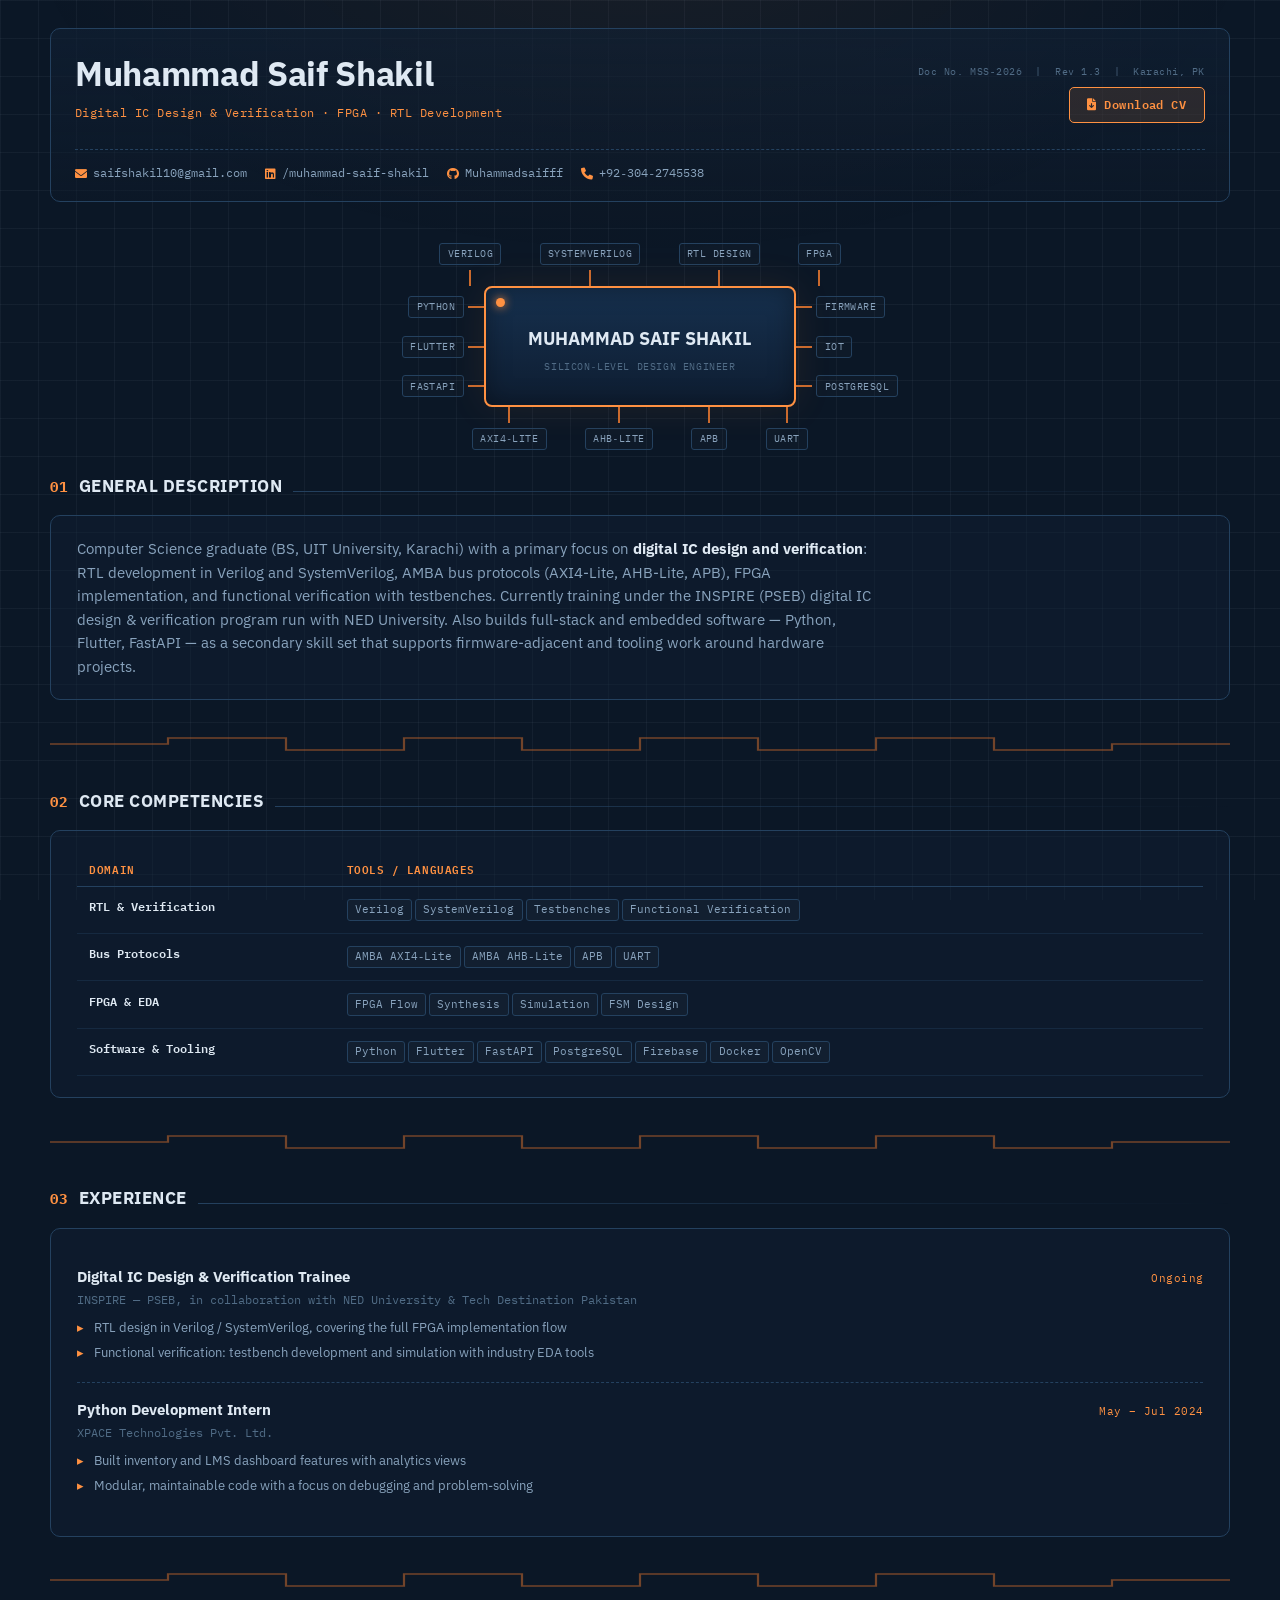
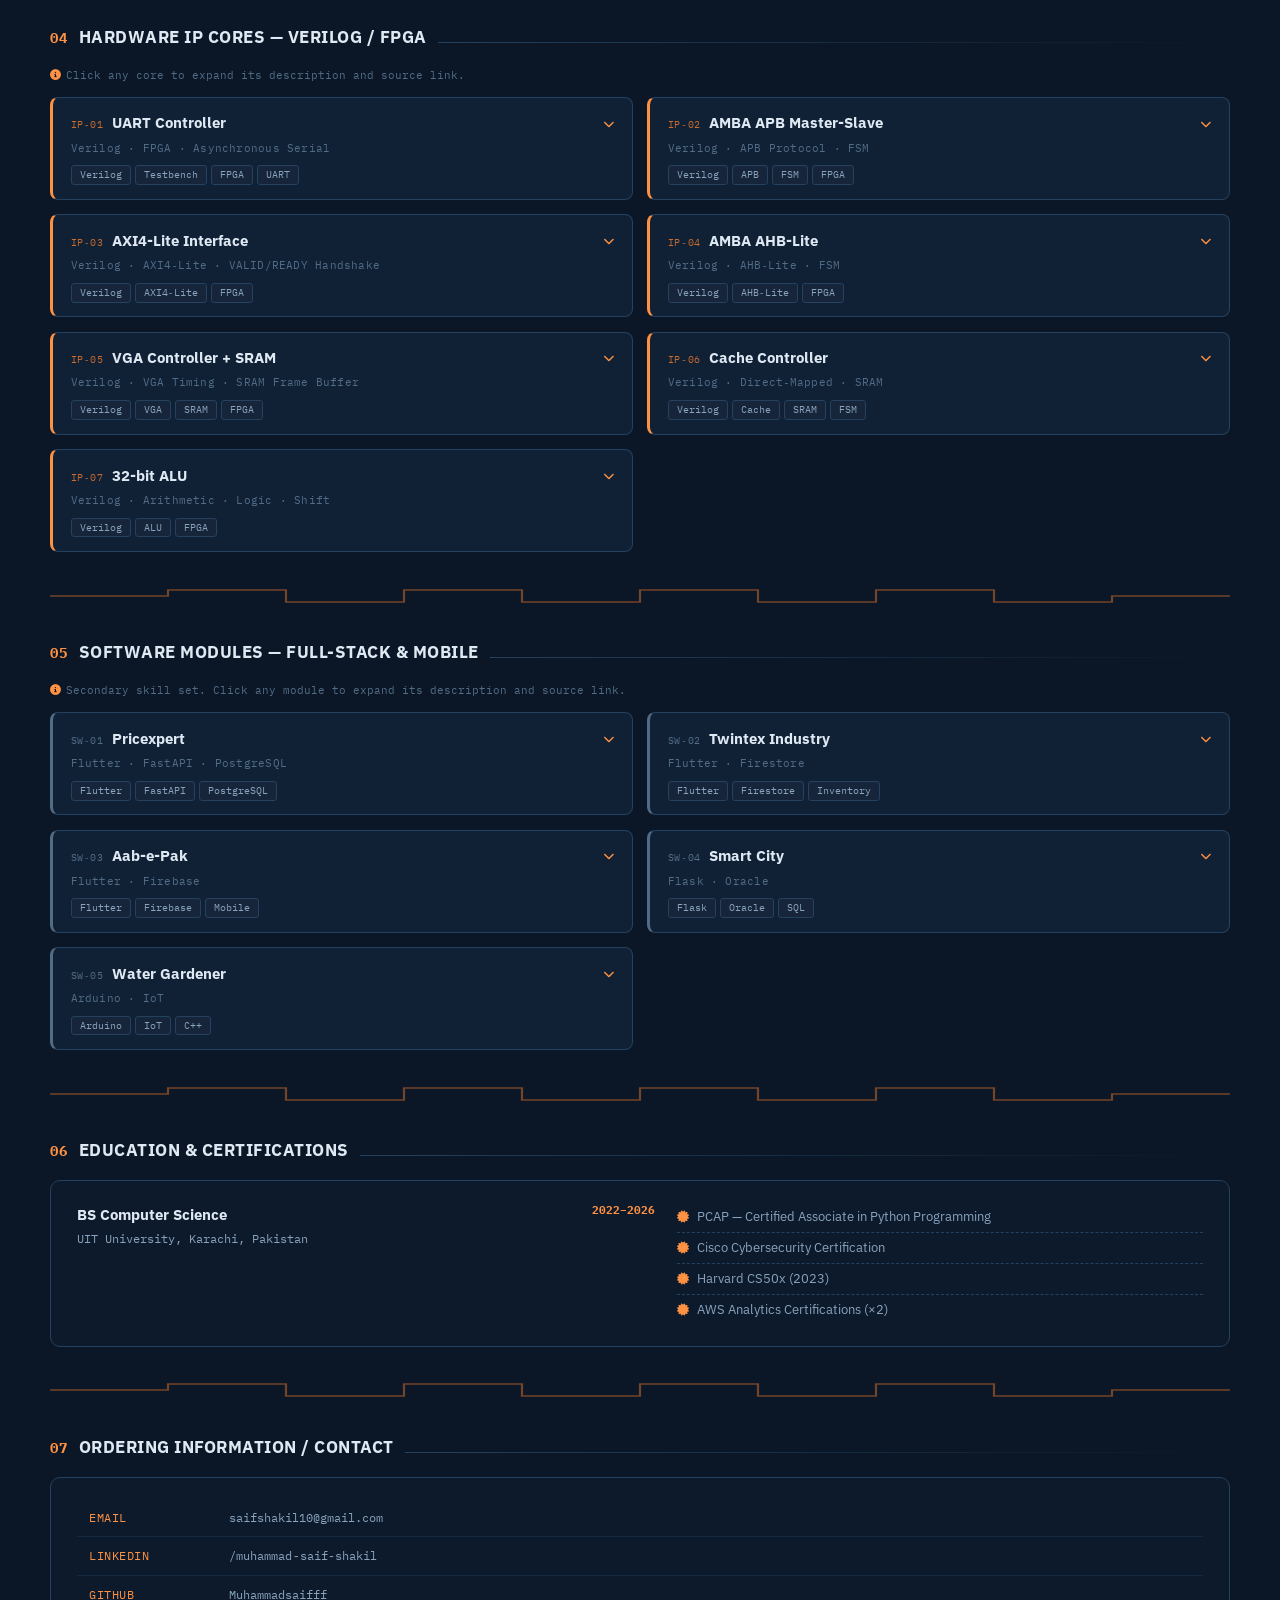
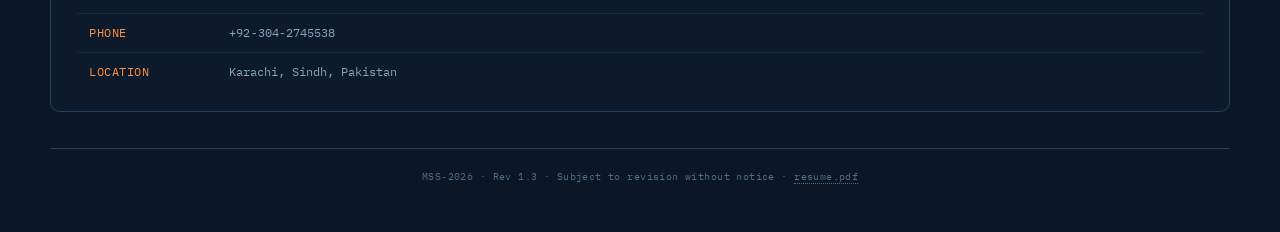
<file: index.html>
<!DOCTYPE html>
<html lang="en">
<head>
<meta charset="UTF-8">
<meta name="viewport" content="width=device-width, initial-scale=1.0">
<title>Muhammad Saif Shakil </title>
<link rel="stylesheet" href="https://cdnjs.cloudflare.com/ajax/libs/font-awesome/6.0.0-beta3/css/all.min.css">
<link rel="preconnect" href="https://fonts.googleapis.com">
<link href="https://fonts.googleapis.com/css2?family=IBM+Plex+Mono:wght@400;500;600;700&family=IBM+Plex+Sans:wght@400;500;600;700&display=swap" rel="stylesheet">
<style>
  :root{
    --bg:#0b1726;
    --bg-2:#0e1e30;
    --grid-line:rgba(184,207,230,0.055);
    --panel:#11213570;
    --panel-solid:#112135;
    --panel-border:#24415f;
    --ink:#dfe9f3;
    --ink-dim:#89a3bd;
    --ink-faint:#516c86;
    --accent:#ff9142;
    --accent-dim:#c96a2e;
    --accent-soft:rgba(255,145,66,0.12);
    --font-mono:'IBM Plex Mono',monospace;
    --font-sans:'IBM Plex Sans',sans-serif;
  }
  *{margin:0;padding:0;box-sizing:border-box;}
  html{scroll-behavior:smooth;}
  body{
    background:var(--bg);
    color:var(--ink);
    font-family:var(--font-sans);
    line-height:1.6;
    padding:1.75rem 1.25rem 3rem;
    position:relative;
    min-height:100vh;
  }
  body::before{
    content:'';
    position:fixed;inset:0;
    background-image:
      linear-gradient(var(--grid-line) 1px, transparent 1px),
      linear-gradient(90deg, var(--grid-line) 1px, transparent 1px);
    background-size:38px 38px;
    pointer-events:none;
    z-index:0;
  }
  body::after{
    content:'';
    position:fixed;inset:0;
    background:radial-gradient(ellipse 900px 500px at 50% -10%, rgba(255,145,66,0.06), transparent 70%);
    pointer-events:none;
    z-index:0;
  }
  a{color:inherit;}
  ::selection{background:var(--accent-soft);color:var(--ink);}
  ::-webkit-scrollbar{width:8px;background:var(--bg-2);}
  ::-webkit-scrollbar-thumb{background:var(--panel-border);border-radius:10px;}

  .container{max-width:1180px;margin:0 auto;position:relative;z-index:1;}

  /* ============ TITLE BLOCK ============ */
  .titleblock{
    border:1px solid var(--panel-border);
    border-radius:10px;
    background:linear-gradient(180deg, rgba(17,33,53,0.6), rgba(14,26,42,0.4));
    padding:1.1rem 1.5rem;
    display:flex;
    justify-content:space-between;
    align-items:flex-end;
    flex-wrap:wrap;
    gap:0.75rem;
  }
  .doc-meta{
    font-family:var(--font-mono);
    font-size:0.65rem;
    letter-spacing:0.06em;
    color:var(--ink-faint);
    text-transform:uppercase;
    margin-bottom:0.35rem;
  }
  .device-name{
    font-family:var(--font-sans);
    font-weight:700;
    font-size:2.1rem;
    letter-spacing:-0.01em;
    color:var(--ink);
  }
  .device-tag{
    font-family:var(--font-mono);
    font-size:0.78rem;
    color:var(--accent);
    letter-spacing:0.04em;
    margin-top:0.15rem;
  }
  .titleblock-right{
    display:flex;
    flex-direction:column;
    align-items:flex-end;
    gap:0.5rem;
  }
  .rev-tag{
    font-family:var(--font-mono);
    font-size:0.65rem;
    color:var(--ink-faint);
    letter-spacing:0.05em;
    text-align:right;
  }
  .download-btn{
    background:var(--accent-soft);
    border:1px solid var(--accent);
    color:var(--accent);
    padding:0.45rem 1.1rem;
    border-radius:5px;
    font-family:var(--font-mono);
    font-size:0.75rem;
    font-weight:600;
    letter-spacing:0.04em;
    text-decoration:none;
    display:inline-flex;
    align-items:center;
    gap:0.45rem;
    transition:0.2s;
  }
  .download-btn:hover{background:var(--accent);color:#0b1726;}

  .contact-strip{
    display:flex;flex-wrap:wrap;gap:1.1rem;
    margin-top:0.9rem;padding-top:0.9rem;
    border-top:1px dashed var(--panel-border);
    font-family:var(--font-mono);font-size:0.72rem;
  }
  .contact-strip a{
    color:var(--ink-dim);text-decoration:none;
    display:inline-flex;align-items:center;gap:0.4rem;
    transition:0.2s;
  }
  .contact-strip a:hover{color:var(--accent);}
  .contact-strip i{color:var(--accent);font-size:0.75rem;}

  /* ============ CHIP PINOUT HERO ============ */
  .chip-hero{max-width:780px;margin:2.6rem auto 1.4rem;padding:0 0.5rem;}
  .pins-row{display:flex;justify-content:center;gap:2.4rem;flex-wrap:wrap;}
  .pins-row.top{margin-bottom:0;}
  .pins-row.bottom{margin-top:0;}
  .pin{display:flex;flex-direction:column;align-items:center;gap:0.3rem;}
  .pin-label{
    font-family:var(--font-mono);font-size:0.6rem;letter-spacing:0.05em;
    color:var(--ink-dim);white-space:nowrap;
    border:1px solid var(--panel-border);border-radius:3px;
    padding:0.15rem 0.45rem;background:rgba(255,255,255,0.015);
  }
  .lead{background:var(--accent-dim);}
  .lead.vert{width:2px;height:16px;}
  .lead.horiz{width:16px;height:2px;}

  .chip-mid{display:flex;align-items:center;justify-content:center;gap:0;}
  .pins-col{display:flex;flex-direction:column;justify-content:space-evenly;gap:1.1rem;min-width:120px;}
  .pins-col.left{align-items:flex-end;}
  .pins-col.right{align-items:flex-start;}
  .pins-col .pin{flex-direction:row;}

  .chip-package{
    background:linear-gradient(180deg,#16304e,#0e1d31);
    border:2px solid var(--accent);
    border-radius:8px;
    padding:1.9rem 2.6rem;
    text-align:center;
    position:relative;
    min-width:230px;
    box-shadow:0 0 40px rgba(255,145,66,0.09), inset 0 0 24px rgba(0,0,0,0.35);
  }
  .chip-package::before{
    content:'';position:absolute;top:10px;left:10px;
    width:9px;height:9px;border-radius:50%;
    background:var(--accent);box-shadow:0 0 10px var(--accent);
  }
  .chip-partno{font-family:var(--font-mono);font-size:0.72rem;color:var(--accent);letter-spacing:0.08em;}
  .chip-devname{font-family:var(--font-sans);font-weight:700;font-size:1.15rem;color:var(--ink);margin-top:0.35rem;}
  .chip-desc{font-family:var(--font-mono);font-size:0.62rem;color:var(--ink-faint);letter-spacing:0.06em;text-transform:uppercase;margin-top:0.35rem;}

  @media (max-width:680px){
    .chip-mid{flex-direction:column;gap:1rem;}
    .pins-col{flex-direction:row;flex-wrap:wrap;justify-content:center;gap:0.6rem 1rem;order:3;}
    .pins-col.left{order:2;}
    .pins-col.right{order:4;}
    .chip-package{order:1;}
    .lead.horiz{display:none;}
    .pins-row{gap:0.8rem 1.2rem;}
  }

  /* ============ SIGNAL DIVIDER ============ */
  .signal-divider{display:block;width:100%;height:20px;margin:2.1rem 0;opacity:0.55;}
  .signal-divider path{fill:none;stroke:var(--accent-dim);stroke-width:1.5;}

  /* ============ SECTIONS ============ */
  section{margin-bottom:0.5rem;}
  .sec-head{
    display:flex;align-items:baseline;gap:0.7rem;
    margin-bottom:1rem;
  }
  .sec-num{
    font-family:var(--font-mono);color:var(--accent);
    font-size:0.85rem;font-weight:700;letter-spacing:0.05em;
  }
  .sec-title{
    font-family:var(--font-sans);font-weight:700;font-size:1.05rem;
    letter-spacing:0.03em;color:var(--ink);text-transform:uppercase;
  }
  .sec-line{flex:1;height:1px;background:linear-gradient(90deg,var(--panel-border),transparent);}

  .panel{
    background:var(--panel);
    border:1px solid var(--panel-border);
    border-radius:10px;
    padding:1.3rem 1.6rem;
  }

  .desc-text{font-size:0.92rem;color:var(--ink-dim);max-width:800px;}
  .desc-text strong{color:var(--ink);}

  /* ============ SPEC TABLE (skills) ============ */
  .spec-table{width:100%;border-collapse:collapse;font-family:var(--font-mono);font-size:0.78rem;}
  .spec-table th{
    text-align:left;color:var(--accent);font-weight:600;
    padding:0.5rem 0.8rem;border-bottom:1px solid var(--panel-border);
    letter-spacing:0.05em;font-size:0.68rem;text-transform:uppercase;
  }
  .spec-table td{
    padding:0.65rem 0.8rem;color:var(--ink-dim);
    border-bottom:1px solid rgba(36,65,95,0.4);
    vertical-align:top;
  }
  .spec-table tr:hover td{background:rgba(255,145,66,0.03);}
  .spec-table td.domain{color:var(--ink);font-weight:600;white-space:nowrap;}
  .spec-tag{
    display:inline-block;background:rgba(255,255,255,0.02);
    border:1px solid var(--panel-border);border-radius:3px;
    padding:0.08rem 0.45rem;margin:0.1rem 0.2rem 0.1rem 0;
    font-size:0.7rem;color:var(--ink-dim);
  }

  /* ============ EXPERIENCE ============ */
  .exp-item{padding:0.9rem 0;border-bottom:1px dashed var(--panel-border);}
  .exp-item:last-child{border-bottom:none;}
  .exp-top{display:flex;justify-content:space-between;flex-wrap:wrap;gap:0.4rem;align-items:baseline;}
  .exp-title{font-weight:700;color:var(--ink);font-size:0.95rem;}
  .exp-date{font-family:var(--font-mono);font-size:0.68rem;color:var(--accent);letter-spacing:0.04em;}
  .exp-company{font-family:var(--font-mono);font-size:0.75rem;color:var(--ink-faint);margin-top:0.1rem;}
  .exp-item ul{list-style:none;margin-top:0.5rem;font-size:0.82rem;color:var(--ink-dim);}
  .exp-item ul li{margin-bottom:0.25rem;padding-left:1.1rem;position:relative;}
  .exp-item ul li::before{content:'▸';position:absolute;left:0;color:var(--accent);}

  /* ============ IP CORE / PROJECT CARDS ============ */
  .ip-grid{display:grid;grid-template-columns:1fr 1fr;gap:0.9rem;}
  .ip-card{
    background:var(--panel-solid);
    border:1px solid var(--panel-border);
    border-left:3px solid var(--accent);
    border-radius:8px;
    padding:0.85rem 1.1rem;
    cursor:pointer;
    transition:0.2s;
  }
  .ip-card:hover{border-left-color:var(--ink);box-shadow:0 6px 18px rgba(0,0,0,0.35);}
  .ip-card:focus-visible{outline:2px solid var(--accent);outline-offset:2px;}
  .ip-card.sw-variant{border-left-color:var(--ink-faint);}
  .ip-card.sw-variant .ip-id{color:var(--ink-faint);}
  .ip-card.sw-variant:hover{border-left-color:var(--accent-dim);}
  .ip-top{display:flex;justify-content:space-between;align-items:baseline;gap:0.5rem;}
  .ip-id{font-family:var(--font-mono);font-size:0.62rem;color:var(--accent-dim);letter-spacing:0.06em;}
  .ip-name{font-weight:700;color:var(--ink);font-size:0.92rem;display:flex;align-items:center;gap:0.5rem;flex:1;}
  .ip-name i{color:var(--accent);font-size:0.7rem;transition:0.2s;margin-left:auto;}
  .ip-meta{font-family:var(--font-mono);font-size:0.66rem;color:var(--ink-faint);margin-top:0.3rem;letter-spacing:0.02em;}
  .ip-desc{
    font-size:0.8rem;color:var(--ink-dim);margin-top:0.6rem;
    padding-top:0.6rem;border-top:1px dashed var(--panel-border);
    display:none;
  }
  .ip-desc.show{display:block;}
  .ip-desc a{color:var(--accent);text-decoration:none;border-bottom:1px dotted var(--accent-dim);}
  .ip-desc a:hover{color:var(--ink);}
  .ip-tags{margin-top:0.55rem;display:flex;flex-wrap:wrap;gap:0.25rem;}
  .ip-tags span{
    background:rgba(255,255,255,0.02);border:1px solid var(--panel-border);
    border-radius:3px;padding:0.06rem 0.5rem;font-size:0.62rem;
    font-family:var(--font-mono);color:var(--ink-dim);
  }

  .hint{font-size:0.68rem;color:var(--ink-faint);font-family:var(--font-mono);margin-bottom:0.8rem;}
  .hint i{color:var(--accent);margin-right:0.3rem;}

  /* ============ EDUCATION / CERTS ============ */
  .edu-grid{display:grid;grid-template-columns:1.1fr 1fr;gap:1.4rem;}
  .edu-degree{font-weight:700;color:var(--ink);font-size:0.95rem;}
  .edu-school{font-family:var(--font-mono);font-size:0.75rem;color:var(--ink-dim);margin-top:0.15rem;}
  .edu-date{font-family:var(--font-mono);font-size:0.68rem;color:var(--accent);float:right;}
  .cert-list{list-style:none;font-size:0.8rem;color:var(--ink-dim);}
  .cert-list li{padding:0.3rem 0;border-bottom:1px dashed var(--panel-border);display:flex;align-items:center;gap:0.5rem;}
  .cert-list li:last-child{border-bottom:none;}
  .cert-list i{color:var(--accent);font-size:0.75rem;}

  /* ============ ORDERING INFO / FOOTER ============ */
  .order-table{width:100%;border-collapse:collapse;font-family:var(--font-mono);font-size:0.78rem;}
  .order-table td{padding:0.55rem 0.8rem;border-bottom:1px solid rgba(36,65,95,0.4);}
  .order-table td:first-child{color:var(--accent);width:140px;letter-spacing:0.04em;}
  .order-table td:last-child{color:var(--ink-dim);}
  .order-table a{color:var(--ink-dim);text-decoration:none;}
  .order-table a:hover{color:var(--accent);}
  .order-table tr:last-child td{border-bottom:none;}

  .footer{
    text-align:center;margin-top:2.2rem;padding-top:1.2rem;
    border-top:1px solid var(--panel-border);
    font-family:var(--font-mono);font-size:0.65rem;color:var(--ink-faint);
    letter-spacing:0.04em;
  }

  @media (max-width:820px){
    .ip-grid{grid-template-columns:1fr;}
    .edu-grid{grid-template-columns:1fr;}
  }
  @media (max-width:600px){
    .device-name{font-size:1.5rem;}
    .titleblock{padding:0.9rem 1rem;}
    .panel{padding:1rem 1.1rem;}
    .spec-table{font-size:0.7rem;}
    .spec-table th,.spec-table td{padding:0.5rem 0.4rem;}
  }
  @media (prefers-reduced-motion:reduce){
    html{scroll-behavior:auto;}
    *{transition:none !important;}
  }
</style>
</head>
<body>
<div class="container">

  <!-- TITLE BLOCK -->
  <div class="titleblock">
    <div>
      <div class="device-name">Muhammad Saif Shakil</div>
      <div class="device-tag">Digital IC Design &amp; Verification · FPGA · RTL Development</div>
    </div>
    <div class="titleblock-right">
      <div class="rev-tag">Doc No. MSS‑2026 &nbsp;|&nbsp; Rev 1.3 &nbsp;|&nbsp; Karachi, PK</div>
      <a href="resume.pdf" download class="download-btn"><i class="fas fa-file-arrow-down"></i> Download CV</a>
    </div>
    <div class="contact-strip" style="width:100%;">
      <a href="mailto:saifshakil10@gmail.com"><i class="fas fa-envelope"></i>saifshakil10@gmail.com</a>
      <a href="https://www.linkedin.com/in/muhammad-saif-shakil" target="_blank"><i class="fab fa-linkedin"></i>/muhammad-saif-shakil</a>
      <a href="https://github.com/Muhammadsaifff" target="_blank"><i class="fab fa-github"></i>Muhammadsaifff</a>
      <a href="tel:+923042745538"><i class="fas fa-phone"></i>+92‑304‑2745538</a>
    </div>
  </div>

  <!-- CHIP PINOUT HERO -->
  <div class="chip-hero">
    <div class="pins-row top">
      <div class="pin"><span class="pin-label">VERILOG</span><span class="lead vert"></span></div>
      <div class="pin"><span class="pin-label">SYSTEMVERILOG</span><span class="lead vert"></span></div>
      <div class="pin"><span class="pin-label">RTL DESIGN</span><span class="lead vert"></span></div>
      <div class="pin"><span class="pin-label">FPGA</span><span class="lead vert"></span></div>
    </div>
    <div class="chip-mid">
      <div class="pins-col left">
        <div class="pin"><span class="pin-label">PYTHON</span><span class="lead horiz"></span></div>
        <div class="pin"><span class="pin-label">FLUTTER</span><span class="lead horiz"></span></div>
        <div class="pin"><span class="pin-label">FASTAPI</span><span class="lead horiz"></span></div>
      </div>
      <div class="chip-package">
        <div class="chip-devname">MUHAMMAD SAIF SHAKIL</div>
        <div class="chip-desc">Silicon‑Level Design Engineer</div>
      </div>
      <div class="pins-col right">
        <div class="pin"><span class="lead horiz"></span><span class="pin-label">FIRMWARE</span></div>
        <div class="pin"><span class="lead horiz"></span><span class="pin-label">IOT</span></div>
        <div class="pin"><span class="lead horiz"></span><span class="pin-label">POSTGRESQL</span></div>
      </div>
    </div>
    <div class="pins-row bottom">
      <div class="pin"><span class="lead vert"></span><span class="pin-label">AXI4‑LITE</span></div>
      <div class="pin"><span class="lead vert"></span><span class="pin-label">AHB‑LITE</span></div>
      <div class="pin"><span class="lead vert"></span><span class="pin-label">APB</span></div>
      <div class="pin"><span class="lead vert"></span><span class="pin-label">UART</span></div>
    </div>
  </div>

  <!-- 01 GENERAL DESCRIPTION -->
  <section id="sec01">
    <div class="sec-head"><span class="sec-num">01</span><span class="sec-title">General Description</span><span class="sec-line"></span></div>
    <div class="panel">
      <p class="desc-text">
        Computer Science graduate (BS, UIT University, Karachi) with a primary focus on <strong>digital IC design and verification</strong>:
        RTL development in Verilog and SystemVerilog, AMBA bus protocols (AXI4‑Lite, AHB‑Lite, APB), FPGA implementation, and
        functional verification with testbenches. Currently training under the INSPIRE (PSEB) digital IC design & verification
        program run with NED University. Also builds full‑stack and embedded software — Python, Flutter, FastAPI — as a secondary
        skill set that supports firmware‑adjacent and tooling work around hardware projects.
      </p>
    </div>
  </section>

  <svg class="signal-divider" viewBox="0 0 800 20" preserveAspectRatio="none"><path d="M0 10 H80 V4 H160 V16 H240 V4 H320 V16 H400 V4 H480 V16 H560 V4 H640 V16 H720 V10 H800"/></svg>

  <!-- 02 ELECTRICAL CHARACTERISTICS (skills) -->
  <section id="sec02">
    <div class="sec-head"><span class="sec-num">02</span><span class="sec-title">Core Competencies</span><span class="sec-line"></span></div>
    <div class="panel">
      <table class="spec-table">
        <thead><tr><th>Domain</th><th>Tools / Languages</th></tr></thead>
        <tbody>
          <tr><td class="domain">RTL &amp; Verification</td><td><span class="spec-tag">Verilog</span><span class="spec-tag">SystemVerilog</span><span class="spec-tag">Testbenches</span><span class="spec-tag">Functional Verification</span></td></tr>
          <tr><td class="domain">Bus Protocols</td><td><span class="spec-tag">AMBA AXI4‑Lite</span><span class="spec-tag">AMBA AHB‑Lite</span><span class="spec-tag">APB</span><span class="spec-tag">UART</span></td></tr>
          <tr><td class="domain">FPGA &amp; EDA</td><td><span class="spec-tag">FPGA Flow</span><span class="spec-tag">Synthesis</span><span class="spec-tag">Simulation</span><span class="spec-tag">FSM Design</span></td></tr>
          <tr><td class="domain">Software &amp; Tooling</td><td><span class="spec-tag">Python</span><span class="spec-tag">Flutter</span><span class="spec-tag">FastAPI</span><span class="spec-tag">PostgreSQL</span><span class="spec-tag">Firebase</span><span class="spec-tag">Docker</span><span class="spec-tag">OpenCV</span></td></tr>
        </tbody>
      </table>
    </div>
  </section>

  <svg class="signal-divider" viewBox="0 0 800 20" preserveAspectRatio="none"><path d="M0 10 H80 V4 H160 V16 H240 V4 H320 V16 H400 V4 H480 V16 H560 V4 H640 V16 H720 V10 H800"/></svg>

  <!-- 03 EXPERIENCE -->
  <section id="sec03">
    <div class="sec-head"><span class="sec-num">03</span><span class="sec-title">Experience</span><span class="sec-line"></span></div>
    <div class="panel">
      <div class="exp-item">
        <div class="exp-top"><span class="exp-title">Digital IC Design &amp; Verification Trainee</span><span class="exp-date">Ongoing</span></div>
        <div class="exp-company">INSPIRE — PSEB, in collaboration with NED University &amp; Tech Destination Pakistan</div>
        <ul>
          <li>RTL design in Verilog / SystemVerilog, covering the full FPGA implementation flow</li>
          <li>Functional verification: testbench development and simulation with industry EDA tools</li>
        </ul>
      </div>
      <div class="exp-item">
        <div class="exp-top"><span class="exp-title">Python Development Intern</span><span class="exp-date">May – Jul 2024</span></div>
        <div class="exp-company">XPACE Technologies Pvt. Ltd.</div>
        <ul>
          <li>Built inventory and LMS dashboard features with analytics views</li>
          <li>Modular, maintainable code with a focus on debugging and problem‑solving</li>
        </ul>
      </div>
    </div>
  </section>

  <svg class="signal-divider" viewBox="0 0 800 20" preserveAspectRatio="none"><path d="M0 10 H80 V4 H160 V16 H240 V4 H320 V16 H400 V4 H480 V16 H560 V4 H640 V16 H720 V10 H800"/></svg>

  <!-- 04 HARDWARE IP CORES -->
  <section id="sec04">
    <div class="sec-head"><span class="sec-num">04</span><span class="sec-title">Hardware IP Cores — Verilog / FPGA</span><span class="sec-line"></span></div>
    <p class="hint"><i class="fas fa-circle-info"></i>Click any core to expand its description and source link.</p>
    <div class="ip-grid">

      <div class="ip-card" tabindex="0" onclick="toggleDesc(this)">
        <div class="ip-top"><span class="ip-id">IP‑01</span><span class="ip-name">UART Controller <i class="fas fa-chevron-down"></i></span></div>
        <div class="ip-meta">Verilog · FPGA · Asynchronous Serial</div>
        <div class="ip-desc">Designed and implemented a UART communication module in Verilog for FPGA‑based asynchronous serial communication. Includes TX/RX modules, baud rate generation, start/stop bit detection, and serial/parallel conversion. Verified with testbenches and validated on an FPGA board.<br><i class="fab fa-github"></i> <a href="https://github.com/Muhammadsaiff/uart" target="_blank">github.com/Muhammadsaiff/uart</a></div>
        <div class="ip-tags"><span>Verilog</span><span>Testbench</span><span>FPGA</span><span>UART</span></div>
      </div>

      <div class="ip-card" tabindex="0" onclick="toggleDesc(this)">
        <div class="ip-top"><span class="ip-id">IP‑02</span><span class="ip-name">AMBA APB Master‑Slave <i class="fas fa-chevron-down"></i></span></div>
        <div class="ip-meta">Verilog · APB Protocol · FSM</div>
        <div class="ip-desc">Designed APB Master and Slave modules in Verilog, supporting protocol‑compliant read/write transactions. Developed FSM‑based control logic, verified with testbenches, and validated through simulation and FPGA implementation.<br><i class="fab fa-github"></i> <a href="https://github.com/Muhammadsaiff/amba_apb" target="_blank">github.com/Muhammadsaiff/amba_apb</a></div>
        <div class="ip-tags"><span>Verilog</span><span>APB</span><span>FSM</span><span>FPGA</span></div>
      </div>

      <div class="ip-card" tabindex="0" onclick="toggleDesc(this)">
        <div class="ip-top"><span class="ip-id">IP‑03</span><span class="ip-name">AXI4‑Lite Interface <i class="fas fa-chevron-down"></i></span></div>
        <div class="ip-meta">Verilog · AXI4‑Lite · VALID/READY Handshake</div>
        <div class="ip-desc">Designed an AXI4‑Lite Master‑Slave interface with all five channels and VALID/READY handshaking. FSM‑based control logic, verified with testbenches and validated on FPGA.<br><i class="fab fa-github"></i> <a href="https://github.com/Muhammadsaiff/axi-lite" target="_blank">github.com/Muhammadsaiff/axi-lite</a></div>
        <div class="ip-tags"><span>Verilog</span><span>AXI4‑Lite</span><span>FPGA</span></div>
      </div>

      <div class="ip-card" tabindex="0" onclick="toggleDesc(this)">
        <div class="ip-top"><span class="ip-id">IP‑04</span><span class="ip-name">AMBA AHB‑Lite <i class="fas fa-chevron-down"></i></span></div>
        <div class="ip-meta">Verilog · AHB‑Lite · FSM</div>
        <div class="ip-desc">Designed an AMBA AHB‑Lite Master and Slave interface with protocol‑compliant read/write transactions, FSM control, testbench verification, and FPGA validation.<br><i class="fab fa-github"></i> <a href="https://github.com/Muhammadsaiff/ahb" target="_blank">github.com/Muhammadsaiff/ahb</a></div>
        <div class="ip-tags"><span>Verilog</span><span>AHB‑Lite</span><span>FPGA</span></div>
      </div>

      <div class="ip-card" tabindex="0" onclick="toggleDesc(this)">
        <div class="ip-top"><span class="ip-id">IP‑05</span><span class="ip-name">VGA Controller + SRAM <i class="fas fa-chevron-down"></i></span></div>
        <div class="ip-meta">Verilog · VGA Timing · SRAM Frame Buffer</div>
        <div class="ip-desc">VGA controller with an SRAM‑based frame buffer for real‑time video output. Implements VGA timing, synchronization, pixel addressing, and display control. Verified with testbenches and on FPGA.<br><i class="fab fa-github"></i> <a href="https://github.com/Muhammadsaiff/vga_controller" target="_blank">github.com/Muhammadsaiff/vga_controller</a></div>
        <div class="ip-tags"><span>Verilog</span><span>VGA</span><span>SRAM</span><span>FPGA</span></div>
      </div>

      <div class="ip-card" tabindex="0" onclick="toggleDesc(this)">
        <div class="ip-top"><span class="ip-id">IP‑06</span><span class="ip-name">Cache Controller <i class="fas fa-chevron-down"></i></span></div>
        <div class="ip-meta">Verilog · Direct‑Mapped · SRAM</div>
        <div class="ip-desc">Direct‑mapped cache controller with SRAM‑based cache and main memory. Implements read/write, hit/miss detection, tag comparison, and FSM control, verified with testbenches.<br><i class="fab fa-github"></i> <a href="https://github.com/Muhammadsaiff/cache_controller" target="_blank">github.com/Muhammadsaiff/cache_controller</a></div>
        <div class="ip-tags"><span>Verilog</span><span>Cache</span><span>SRAM</span><span>FSM</span></div>
      </div>

      <div class="ip-card" tabindex="0" onclick="toggleDesc(this)">
        <div class="ip-top"><span class="ip-id">IP‑07</span><span class="ip-name">32‑bit ALU <i class="fas fa-chevron-down"></i></span></div>
        <div class="ip-meta">Verilog · Arithmetic · Logic · Shift</div>
        <div class="ip-desc">32‑bit ALU supporting arithmetic, logical, comparison, and shift operations. Combinational RTL, testbench verification, and FPGA implementation.<br><i class="fab fa-github"></i> <a href="https://github.com/Muhammadsaiff/32bit_alu" target="_blank">github.com/Muhammadsaiff/32bit_alu</a></div>
        <div class="ip-tags"><span>Verilog</span><span>ALU</span><span>FPGA</span></div>
      </div>

    </div>
  </section>

  <svg class="signal-divider" viewBox="0 0 800 20" preserveAspectRatio="none"><path d="M0 10 H80 V4 H160 V16 H240 V4 H320 V16 H400 V4 H480 V16 H560 V4 H640 V16 H720 V10 H800"/></svg>

  <!-- 05 SOFTWARE MODULES -->
  <section id="sec05">
    <div class="sec-head"><span class="sec-num">05</span><span class="sec-title">Software Modules — Full‑Stack &amp; Mobile</span><span class="sec-line"></span></div>
    <p class="hint"><i class="fas fa-circle-info"></i>Secondary skill set. Click any module to expand its description and source link.</p>
    <div class="ip-grid">

      <div class="ip-card sw-variant" tabindex="0" onclick="toggleDesc(this)">
        <div class="ip-top"><span class="ip-id">SW‑01</span><span class="ip-name">Pricexpert <i class="fas fa-chevron-down"></i></span></div>
        <div class="ip-meta">Flutter · FastAPI · PostgreSQL</div>
        <div class="ip-desc">AI‑powered grocery price comparison platform. Full‑stack mobile app with AI‑based product matching, price comparison, and budget analysis, built on REST APIs.<br><i class="fab fa-github"></i> <a href="https://github.com/Muhammadsaiff/pricexpert" target="_blank">github.com/Muhammadsaiff/pricexpert</a></div>
        <div class="ip-tags"><span>Flutter</span><span>FastAPI</span><span>PostgreSQL</span></div>
      </div>

      <div class="ip-card sw-variant" tabindex="0" onclick="toggleDesc(this)">
        <div class="ip-top"><span class="ip-id">SW‑02</span><span class="ip-name">Twintex Industry <i class="fas fa-chevron-down"></i></span></div>
        <div class="ip-meta">Flutter · Firestore</div>
        <div class="ip-desc">Client‑wise towel processing and inventory management system with a sales ledger and transaction management, optimized for large datasets.<br><i class="fab fa-github"></i> <a href="https://github.com/Muhammadsaiff/twintex" target="_blank">github.com/Muhammadsaiff/twintex</a></div>
        <div class="ip-tags"><span>Flutter</span><span>Firestore</span><span>Inventory</span></div>
      </div>

      <div class="ip-card sw-variant" tabindex="0" onclick="toggleDesc(this)">
        <div class="ip-top"><span class="ip-id">SW‑03</span><span class="ip-name">Aab‑e‑Pak <i class="fas fa-chevron-down"></i></span></div>
        <div class="ip-meta">Flutter · Firebase</div>
        <div class="ip-desc">All‑in‑one water services app for booking tankers, bottled water, tank cleaning, and boring, with an emergency mode and vendor selection.<br><i class="fab fa-github"></i> <a href="https://github.com/Muhammadsaiff/Aab-e-pak" target="_blank">github.com/Muhammadsaiff/Aab-e-pak</a></div>
        <div class="ip-tags"><span>Flutter</span><span>Firebase</span><span>Mobile</span></div>
      </div>

      <div class="ip-card sw-variant" tabindex="0" onclick="toggleDesc(this)">
        <div class="ip-top"><span class="ip-id">SW‑04</span><span class="ip-name">Smart City <i class="fas fa-chevron-down"></i></span></div>
        <div class="ip-meta">Flask · Oracle</div>
        <div class="ip-desc">Web app with full CRUD operations and secure transaction management using cx_Oracle, built for city infrastructure data handling.<br><i class="fab fa-github"></i> <a href="https://github.com/Muhammadsaiff/smartcity_management_system" target="_blank">github.com/Muhammadsaiff/smartcity_management_system</a></div>
        <div class="ip-tags"><span>Flask</span><span>Oracle</span><span>SQL</span></div>
      </div>

      <div class="ip-card sw-variant" tabindex="0" onclick="toggleDesc(this)">
        <div class="ip-top"><span class="ip-id">SW‑05</span><span class="ip-name">Water Gardener <i class="fas fa-chevron-down"></i></span></div>
        <div class="ip-meta">Arduino · IoT</div>
        <div class="ip-desc">Arduino‑based automated plant watering system with moisture sensing and level control, reducing labor and improving water efficiency.<br><i class="fab fa-github"></i> <a href="https://github.com/Muhammadsaiff/Automated_water_gardener" target="_blank">github.com/Muhammadsaiff/Automated_water_gardener</a></div>
        <div class="ip-tags"><span>Arduino</span><span>IoT</span><span>C++</span></div>
      </div>

    </div>
  </section>

  <svg class="signal-divider" viewBox="0 0 800 20" preserveAspectRatio="none"><path d="M0 10 H80 V4 H160 V16 H240 V4 H320 V16 H400 V4 H480 V16 H560 V4 H640 V16 H720 V10 H800"/></svg>

  <!-- 06 EDUCATION & CERTIFICATIONS -->
  <section id="sec06">
    <div class="sec-head"><span class="sec-num">06</span><span class="sec-title">Education &amp; Certifications</span><span class="sec-line"></span></div>
    <div class="panel">
      <div class="edu-grid">
        <div>
          <div class="edu-degree">BS Computer Science <span class="edu-date">2022–2026</span></div>
          <div class="edu-school">UIT University, Karachi, Pakistan</div>
        </div>
        <ul class="cert-list">
          <li><i class="fas fa-certificate"></i>PCAP — Certified Associate in Python Programming</li>
          <li><i class="fas fa-certificate"></i>Cisco Cybersecurity Certification</li>
          <li><i class="fas fa-certificate"></i>Harvard CS50x (2023)</li>
          <li><i class="fas fa-certificate"></i>AWS Analytics Certifications (×2)</li>
        </ul>
      </div>
    </div>
  </section>

  <svg class="signal-divider" viewBox="0 0 800 20" preserveAspectRatio="none"><path d="M0 10 H80 V4 H160 V16 H240 V4 H320 V16 H400 V4 H480 V16 H560 V4 H640 V16 H720 V10 H800"/></svg>

  <!-- 07 ORDERING INFORMATION -->
  <section id="sec07">
    <div class="sec-head"><span class="sec-num">07</span><span class="sec-title">Ordering Information / Contact</span><span class="sec-line"></span></div>
    <div class="panel">
      <table class="order-table">
        <tbody>
          <tr><td>EMAIL</td><td><a href="mailto:saifshakil10@gmail.com">saifshakil10@gmail.com</a></td></tr>
          <tr><td>LINKEDIN</td><td><a href="https://www.linkedin.com/in/muhammad-saif-shakil" target="_blank">/muhammad‑saif‑shakil</a></td></tr>
          <tr><td>GITHUB</td><td><a href="https://github.com/Muhammadsaifff" target="_blank">Muhammadsaifff</a></td></tr>
          <tr><td>PHONE</td><td><a href="tel:+923042745538">+92‑304‑2745538</a></td></tr>
          <tr><td>LOCATION</td><td>Karachi, Sindh, Pakistan</td></tr>
        </tbody>
      </table>
    </div>
  </section>

  <div class="footer">
    MSS‑2026 · Rev 1.3 · Subject to revision without notice · <a href="resume.pdf" download style="color:var(--ink-faint);border-bottom:1px dotted var(--ink-faint);text-decoration:none;">resume.pdf</a>
  </div>

</div>

<script>
  function toggleDesc(el){
    const desc = el.querySelector('.ip-desc');
    const icon = el.querySelector('.ip-name i');
    if(!desc) return;
    desc.classList.toggle('show');
    icon.className = desc.classList.contains('show') ? 'fas fa-chevron-up' : 'fas fa-chevron-down';
  }
  document.querySelectorAll('.ip-card').forEach(card => {
    card.addEventListener('keydown', e => {
      if(e.key === 'Enter' || e.key === ' '){
        e.preventDefault();
        card.click();
      }
    });
  });
</script>
</body>
</html>
</file>
